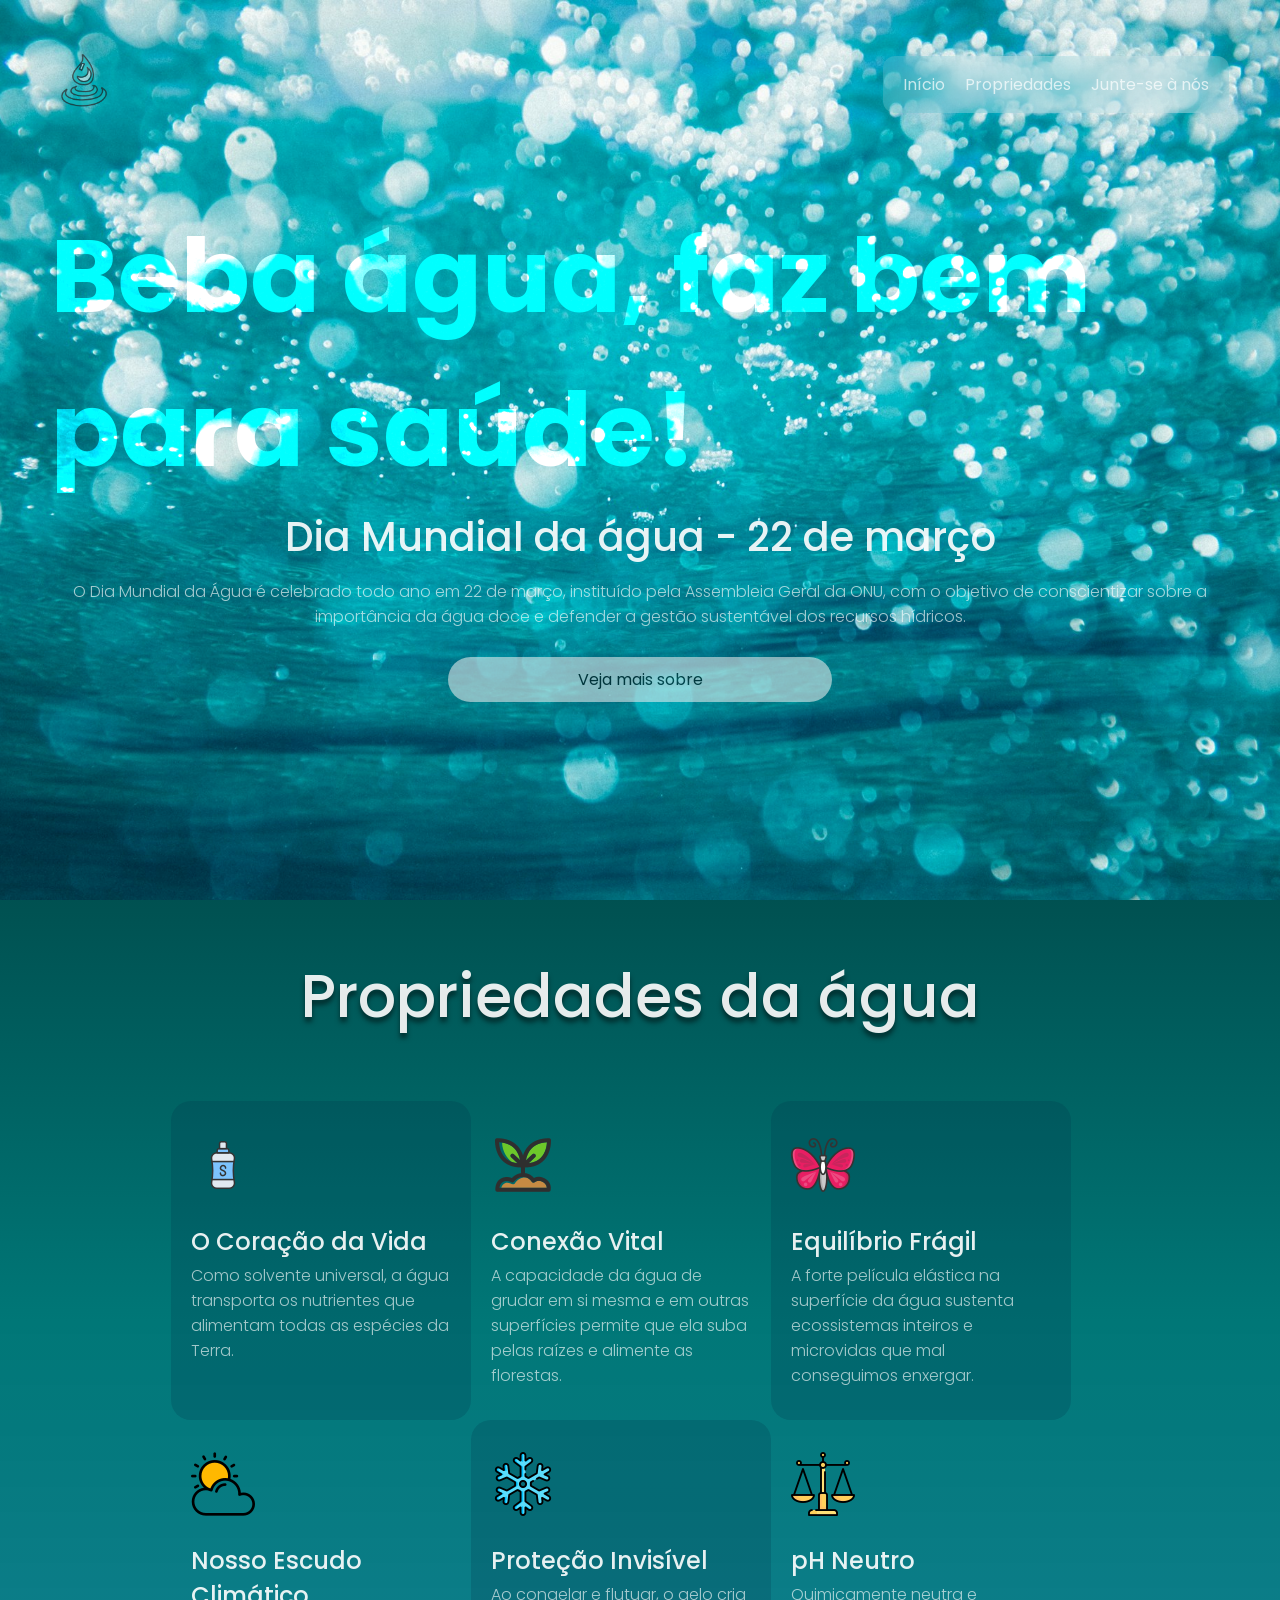
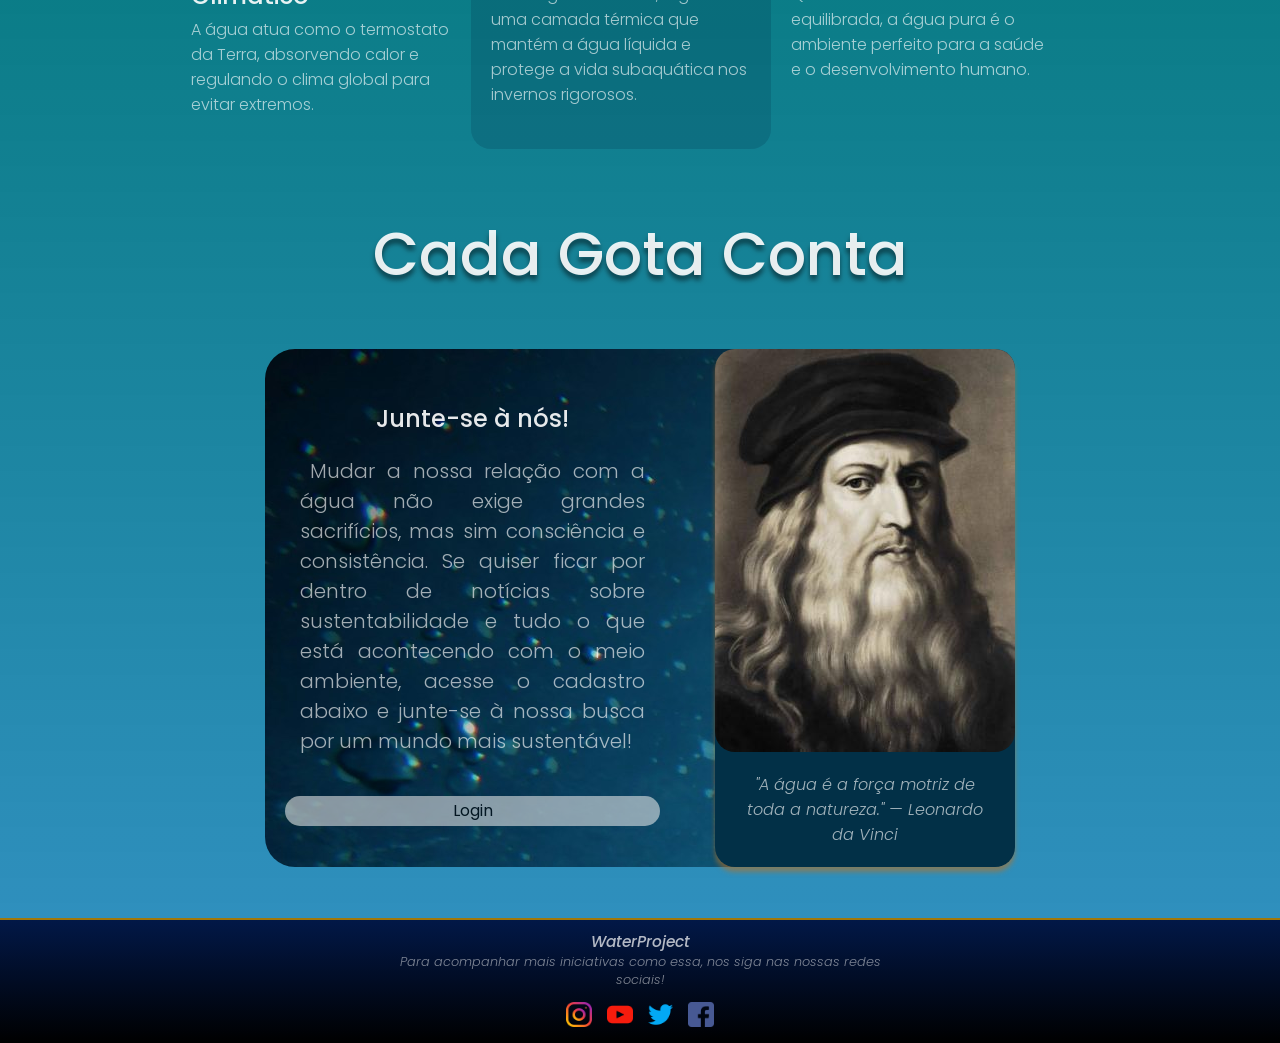
<file: index.html>
<!DOCTYPE html>
<html lang="pt-br">
<head>
    <meta charset="UTF-8">
    <meta name="viewport" content="width=device-width, initial-scale=1.0">
    <title>WaterProject</title>
    <link rel="icon" href="assets/icons8-água-96.png" type="image/png" sizes="32x32">
    <link rel="stylesheet" href="style.css">
    <link rel="preconnect" href="https://fonts.googleapis.com">
<link rel="preconnect" href="https://fonts.gstatic.com" crossorigin>
<link href="https://fonts.googleapis.com/css2?family=Poppins:ital,wght@0,100;0,200;0,300;0,400;0,500;0,600;0,700;0,800;0,900;1,100;1,200;1,300;1,400;1,500;1,600;1,700;1,800;1,900&display=swap" rel="stylesheet">
</head>
<body>
    <header>
        <a href="login.html"><img class="logotipo" src="assets/icons8-água-96.png" alt="Logotipo"></a>

        <nav>
            <ul>
                <li><a href="#Inicio">Início</a></li>
                <li><a href="#Propriedades">Propriedades</a></li>
                <li><a href="#Login">Junte-se à nós</a></li>
            </ul>
        </nav>
    </header>

    <section class="secao1" id="Inicio">
        <h2>Beba água, faz bem para saúde!</h2>

        <div class="ContPrincipal">
            <h1>Dia Mundial da água - 22 de março </h1>

            <p>O Dia Mundial da Água é celebrado todo ano em 22 de março, instituído pela Assembleia Geral da ONU, com o objetivo de conscientizar sobre a importância da água doce e defender a gestão sustentável dos recursos hídricos.</p>

                <a href="#Propriedades"><button>Veja mais sobre</button></a>
        </div>
    </section>

    <section class="secao2">
        <h2 class="TituloSecao" id="Propriedades">Propriedades da água</h2>
        <div class="divCards">

            <div class="card azul">

                <img src="assets/solvente.png" alt="">
                <h3> O Coração da Vida</h3>
                <p> Como solvente universal, a água transporta os nutrientes que alimentam todas as espécies da Terra.</p>
            </div>

            <div class="card">

                <img src="assets/brotar.png" alt="">
                <h3>Conexão Vital</h3>
                <p>A capacidade da água de grudar em si mesma e em outras superfícies permite que ela suba pelas raízes e alimente as florestas.</p>

            </div>
            
            <div class="card azul">

                <img src="assets/borboleta.png" alt="">
                <h3>Equilíbrio Frágil</h3>
                <p>A forte película elástica na superfície da água sustenta ecossistemas inteiros e microvidas que mal conseguimos enxergar.</p>

            </div>
            
            <div class="card">

                <img src="assets/nublado.png" alt="">
                <h3> Nosso Escudo Climático</h3>
                <p>A água atua como o termostato da Terra, absorvendo calor e regulando o clima global para evitar extremos.</p>

            </div>

            <div class="card azul">

                <img src="assets/floco-de-neve.png" alt="">
                <h3>Proteção Invisível</h3>
                <p>Ao congelar e flutuar, o gelo cria uma camada térmica que mantém a água líquida e protege a vida subaquática nos invernos rigorosos.</p>

            </div>

            <div class="card">

                <img src="assets/balancas.png" alt="">
                <h3>pH Neutro</h3>
                <p>Quimicamente neutra e equilibrada, a água pura é o ambiente perfeito para a saúde e o desenvolvimento humano.</p>

            </div>

        </div>

        <h2 class="TituloSecao" id="Login">Cada Gota Conta</h2>
        <div class="container">

            <div class="texto">
                <h3>Junte-se à nós!</h3>
                <p>Mudar a nossa relação com a água não exige grandes sacrifícios, mas sim consciência e consistência. Se quiser ficar por dentro de notícias sobre sustentabilidade e tudo o que está acontecendo com o meio ambiente, acesse o cadastro abaixo e junte-se à nossa busca por um mundo mais sustentável! </p>

                <a href="login.html"><button>Login</button></a>
            </div>

            <div class="card-citacao">
                    <img src="./assets/Leonardo.jpg" alt="">
                <div class="citacao">
                    <p>"A água é a força motriz de toda a natureza." — Leonardo da Vinci</p>
                </div>
            </div>
        </div>
        
    </section>

    <footer>

        <div class="rodape">
            <h3>WaterProject</h3>
            <p>Para acompanhar mais iniciativas como essa, nos siga nas nossas redes sociais!</p>
        </div>

        <div class="midia">
            <img src="assets/instagram.png" alt="">
            <img src="assets/youtube.png" alt="">
            <img src="assets/twitter.png" alt="">
            <img src="assets/facebook.png" alt="">
        </div>
    </footer>
</body>
</html>
</file>
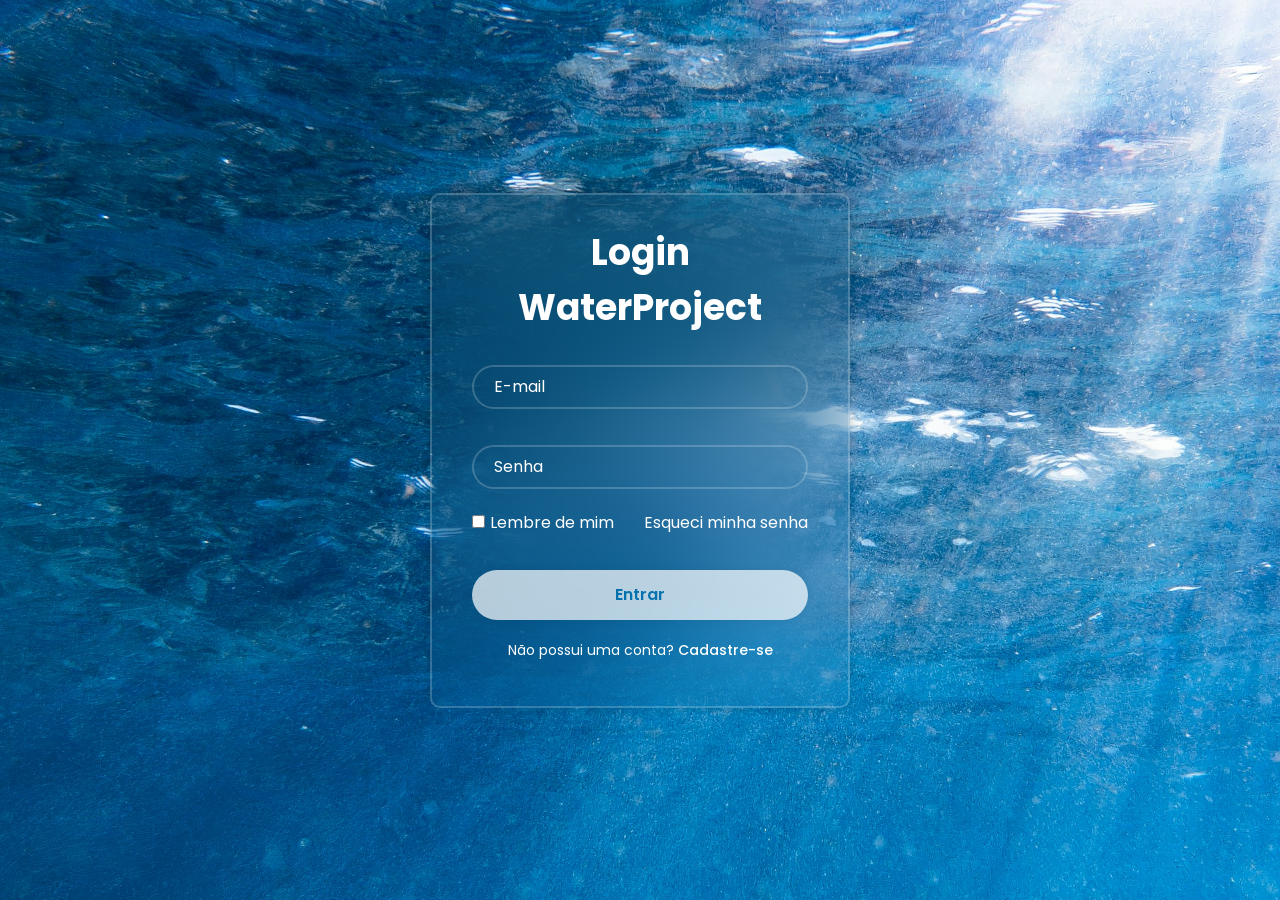
<file: login.html>
<!DOCTYPE html>
<html lang="pt-br">
<head>
    <meta charset="UTF-8">
    <meta name="viewport" content="width=device-width, initial-scale=1.0">
    <title>WaterProject</title>
    <link rel="preconnect" href="https://fonts.googleapis.com">
<link rel="preconnect" href="https://fonts.gstatic.com" crossorigin>
<link href="https://fonts.googleapis.com/css2?family=Poppins:ital,wght@0,100;0,200;0,300;0,400;0,500;0,600;0,700;0,800;0,900;1,100;1,200;1,300;1,400;1,500;1,600;1,700;1,800;1,900&display=swap" rel="stylesheet">

    <style>
        *{
            margin: 0;
            padding: 0;
            box-sizing: border-box;
            font-family: "Poppins", sans-serif;
        }

        body{
            width: 100vw;
            height: 100vh;
            background: url(./assets/background-login.jpg);
            background-size: cover;
            background-position: center;
            display: flex;
            justify-content: center;
            align-items: center;
        }

        .container{
            width: 420px;
            background-color: transparent;
            border: 2px solid rgba(255, 255, 255, .2);
            border-radius: 10px;
            color: #fff;
            padding: 30px 40px;
            box-shadow: 0 0 10px rgba(0, 0, 0, .2);
            backdrop-filter: blur(50px);
        }

        .container h1{
            font-size: 36px;
            text-align: center;
        }

        .input-box{
            width: 100%;
            height: 50px;
            margin: 30px 0;
        }

        .input-box input{
            width: 100%;
            height: 50%;
            background-color: transparent;
            border: 2px solid rgba(255, 255, 255, .2);
            border-radius: 40px;
            outline: none;
            font-size: 16px;
            color: white;
            padding: 20px 45px 20px 20px ;
            transition: transform 0.5s ease-in-out 0s;
        }

        .input-box input::placeholder{
            color: white;
        }

        .input-box input:hover{
            transform: scale(1.1);
        }

        .lembrar-esquecer{
            display: flex;
            justify-content: space-between;
            margin: -15px 0 15px;
        }

        .lembrar-esquecer label input{
            margin-right: 5px;
        }

        .lembrar-esquecer a{
            text-decoration: none;
            color: #fff;
        }

        .lembrar-esquecer a:hover{
            text-decoration: underline;
        }

        button{
            margin-top: 20px;
            width: 100%;
            height: 50px;
            background-color: white;
            border: none;
            border-radius: 40px;
            cursor: pointer;
            font-size: 16px;
            font-weight: 600;
            box-shadow: 0 0 10px rgba(0, 0, 0, .1);
            text-decoration: none;
            transition: transform .5s ease-in-out 0s;
            text-decoration: none;
            color:#0077b6;
            opacity: .7;
            
        }

        button:hover{
            background-color: transparent;
            border: 2px solid rgba(255, 255, 255, .2);
            color: white;
            transform: scale(1.05);

        }

        .cadastro{
            margin: 20px 0 15px;
            font-size: 14px;
            text-align: center;
        }

        .cadastro a{
            text-decoration: none;
            color: #fff;
            font-weight: 500;
        }

        .cadastro a:hover{
            text-decoration: underline;
        }
    </style>
</head>
<body>
    <main class="container">
        <form action="index.html">
            <h1>Login WaterProject</h1>

            <div class="input-box">
                <input type="email" required placeholder="E-mail">
            </div>

            <div class="input-box">
                <input type="password" required placeholder="Senha">
            </div>

            <div class="lembrar-esquecer">
                <label><input type="checkbox">Lembre de mim</label>
                <a href="#">Esqueci minha senha</a>
            </div>
            
            <button type="submit">Entrar</button>
            <div class="cadastro">
                <p>Não possui uma conta? <a href="#">Cadastre-se</a></p>
            </div>
        </form>
    </main>
</body>
</html>
</file>
<file: style.css>
*{
    margin: 0;
    padding: 0;
    box-sizing: border-box;
}

html{
    scroll-behavior: smooth;
}

body{
    /* background-color: #0077b6; */
    background: linear-gradient(to bottom, black, #077, #0076b6cb);
    color: rgba(255, 255, 255, 0.9);
    font-family: "Poppins";
}

button{
    font-family: "Poppins";
    display: flex;
    justify-content: center;
    align-items: center;
    border-radius: 40px;
    border: none;
    font-size: 16px;
    opacity: .8;
    transition: all .3s;
    cursor: pointer;
    transition: transform 0.5s ease-in-out 0s;
}

h2:hover{
    cursor: pointer;
    color: white;
    transition: all .3;
}

button:hover{
    transform: scale(1.05);
    opacity: 1;
}

p{
    font-size: 16px;
    font-weight: 300;
    opacity: 0.7;
}

a{
    color: white;
    opacity: .7;
    transition: all .3s;
    text-decoration: none;
}

a:hover{
    opacity: 1;
}

header{
    width: 100%;
    display: flex;
    padding: 4%;
    justify-content: space-between;
    align-items: center;
    position: fixed;
    z-index: 99;
}

.logotipo{
    width: 60px;
    transition: transform 0.5s ease-in-out 0s;
}

.logotipo:hover{
    transform: scale(1.05);
}

header nav{
    transition: transform 0.5s ease-in-out 0s;
}

header nav ul{
    display: flex;
    gap: 20px;
    list-style-type: none;
    background-color: rgba(255, 255, 255, 0.1);
    padding: 16px 20px;
    border-radius: 12px;
    backdrop-filter: blur(20px);
}

nav:hover{
    transform: scale(1.05);
}

section{
    width: 100%;
    display: flex;
    flex-direction: column;
    padding: 4%;
}

.secao1{
    background-image: url(assets/sime-basioli-BRkikoNP0KQ-unsplash.jpg);
    background-size: cover;
    background-position: center;
    height: 100vh;
    justify-content: center;
    align-items: center;

    h2{
        font-size: 8vw;
        color: rgb(120, 119, 119);
        mix-blend-mode: color-dodge;
    }

}

.ContPrincipal{
    display: flex;
    flex-direction: column;
    align-items: center;
    justify-content: center;

    p{
        text-align: center;
    }

    h1{
        text-align: center;
        font-size: 40px;
        font-weight: 500;
        margin-bottom: 12px;
    }

    a{

        width: fit-content;
        height: fit-content;
        border: 40px;
        padding: 0px 16px;
        margin-top: 28px;
        font-size: small;
        button{
            width: 30vw;
            height: 5vh;

        }
    }
}

.TituloSecao{
    font-size: 60px;
    font-weight: 500;
    text-shadow: 0 5px 5px rgba(0, 0, 0, .5);
}

.secao2{
    align-items: center;

}

.divCards{
    display: flex;
    flex-wrap: wrap;
    margin: 60px 120px;
}

.card{
    width: 32%;
    padding: 32px 20px;
    border-radius: 20px;
    transition: all 0.5s ease-in-out 0s;
    h3{
        font-size: 24px;
        font-weight: 500;
        margin: 20px 0px 4px;
    }
}

.azul{
    background-color: #02304733;
    border-radius: 20px;
}

.card:hover{
    box-shadow: 0 0 5px rgba(0, 0, 0, .5);
}

.container{
    min-width: 60px;
    max-width: 750px;
    background-image: url('assets/jong-marshes-79mNMAvSORg-unsplash.jpg');
    border: none;
    border-radius: 30px;
    margin-top: 50px;
    display: flex;
    flex-direction: row;
    justify-content: space-between;
    align-items: center;
    transition: transform .5s ease-in-out 0s;

    &:hover{
        transform: scale(1.05);
        box-shadow: 0 0 5px rgba(0, 0, 0, .5);
        .texto p{
            opacity: 1;
        }
    }
}

.texto{
    justify-content: center;
    margin-left: 20px;
    width: 50%;
    height: 70%;
    border-radius: 20px;
    text-align: center;
    font-weight: bolder;

    h3{
        margin: 10px 5px 5px;
        font-weight: 500;
        font-size: 24px;
    }

    p{
        padding: 15px;
        text-indent: 10px;
        font-size: 20px;
        text-align: justify;
    }

    a{
        width: fit-content;
        height: fit-content;
        border-radius: 40px;
        background-color: rgba(255, 255, 255, 0.909);
        padding: 0;
        margin-top: 5px;
        margin-left: 20px;
        font-size: small;
        button{
            width: 100%;
            height: 30px;
            color: black;
        }
    }
}

.card-citacao{
    background-color: #023047;
    
    display: flex;
    flex-direction: column;
    justify-content: center;
    align-items: center;
    border-radius: 20px;
    box-shadow: 0 5px 5px rgba(206, 107, 14, 0.5);
    transition: transform 0.5s ease-in-out 0s;
    img{
        width: 100%;
        height: 100%;
        border-radius: 20px;
    }

    &:hover{
        transform: scale(1.05);
        box-shadow: 0 5px 5px rgba(206, 107, 14, 0.712);
        .citacao p{
            opacity: 1;
        }
    }
}

.citacao{
    width: 300px;
    text-align: center;
    p{
        padding: 20px;
        font-size: medium;
        font-style: italic;
    }
}

footer{
    display: flex;
    flex-direction: column;
    gap: 16px;
    width: 100%;
    border-top: 2px solid #b98c0edc;
    background: linear-gradient(to bottom, #021847, black);
    align-items: center;
    justify-content: center;
    transition: all 0.5s;
}

footer:hover{
    border-top: 2.5px solid #b98b0e;
}

.rodape{
    margin-top: 10px;
    width: 40vw;
    text-align: center;
    color: rgba(255, 255, 255, 0.705);

    h3{
        font-size: 1.2vw;
        font-weight: 500;
        font-style: italic;
    }

    p{
        font-style: italic;
        font-size: 1vw;
    }
}

.midia{
    display: flex;
    justify-content: center;
    align-items: center;
    gap: 15px;
    margin-bottom: 20px;
    width: 2vw;
    height: 2vh;
    img{
        width: 100%;
        transition: all .5s ease-in-out 0s;
        &:hover{
            transform: translateY(-4px) scale(1.05);
        }
    }
}
</file>
